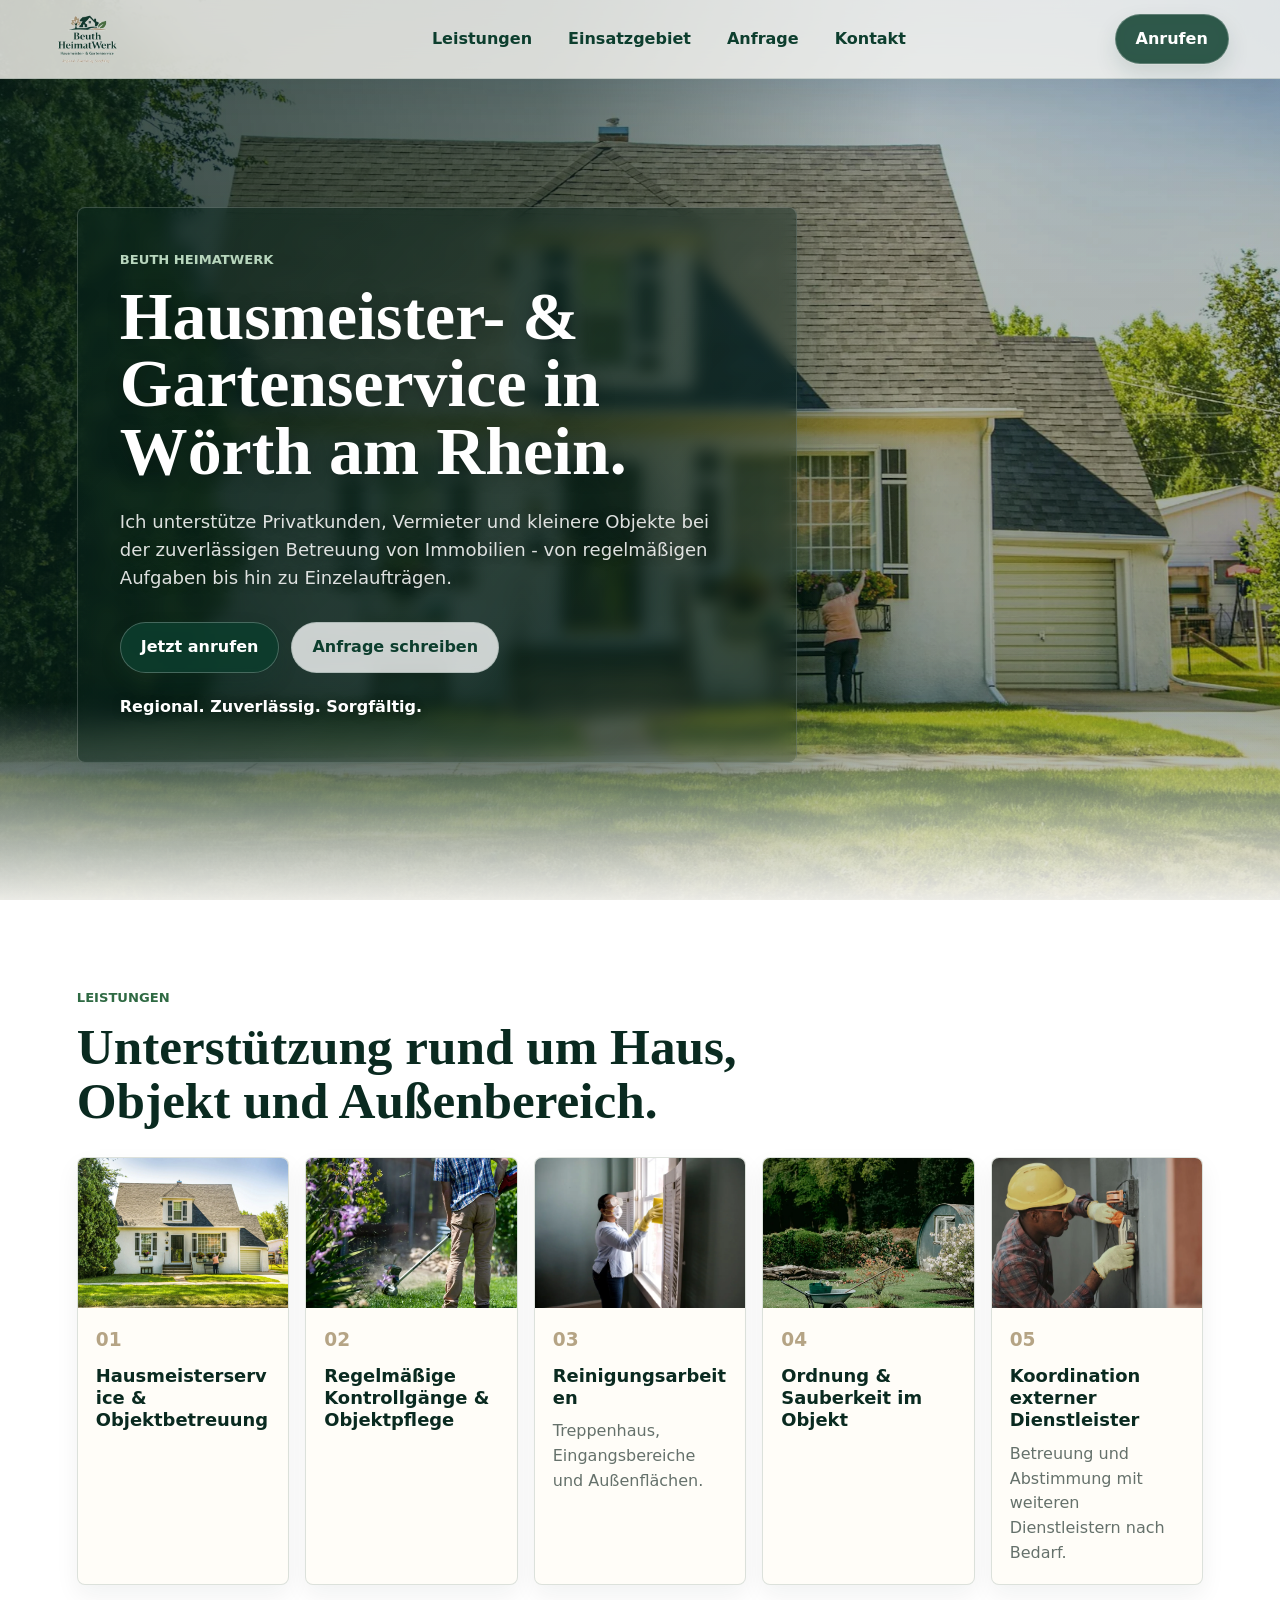
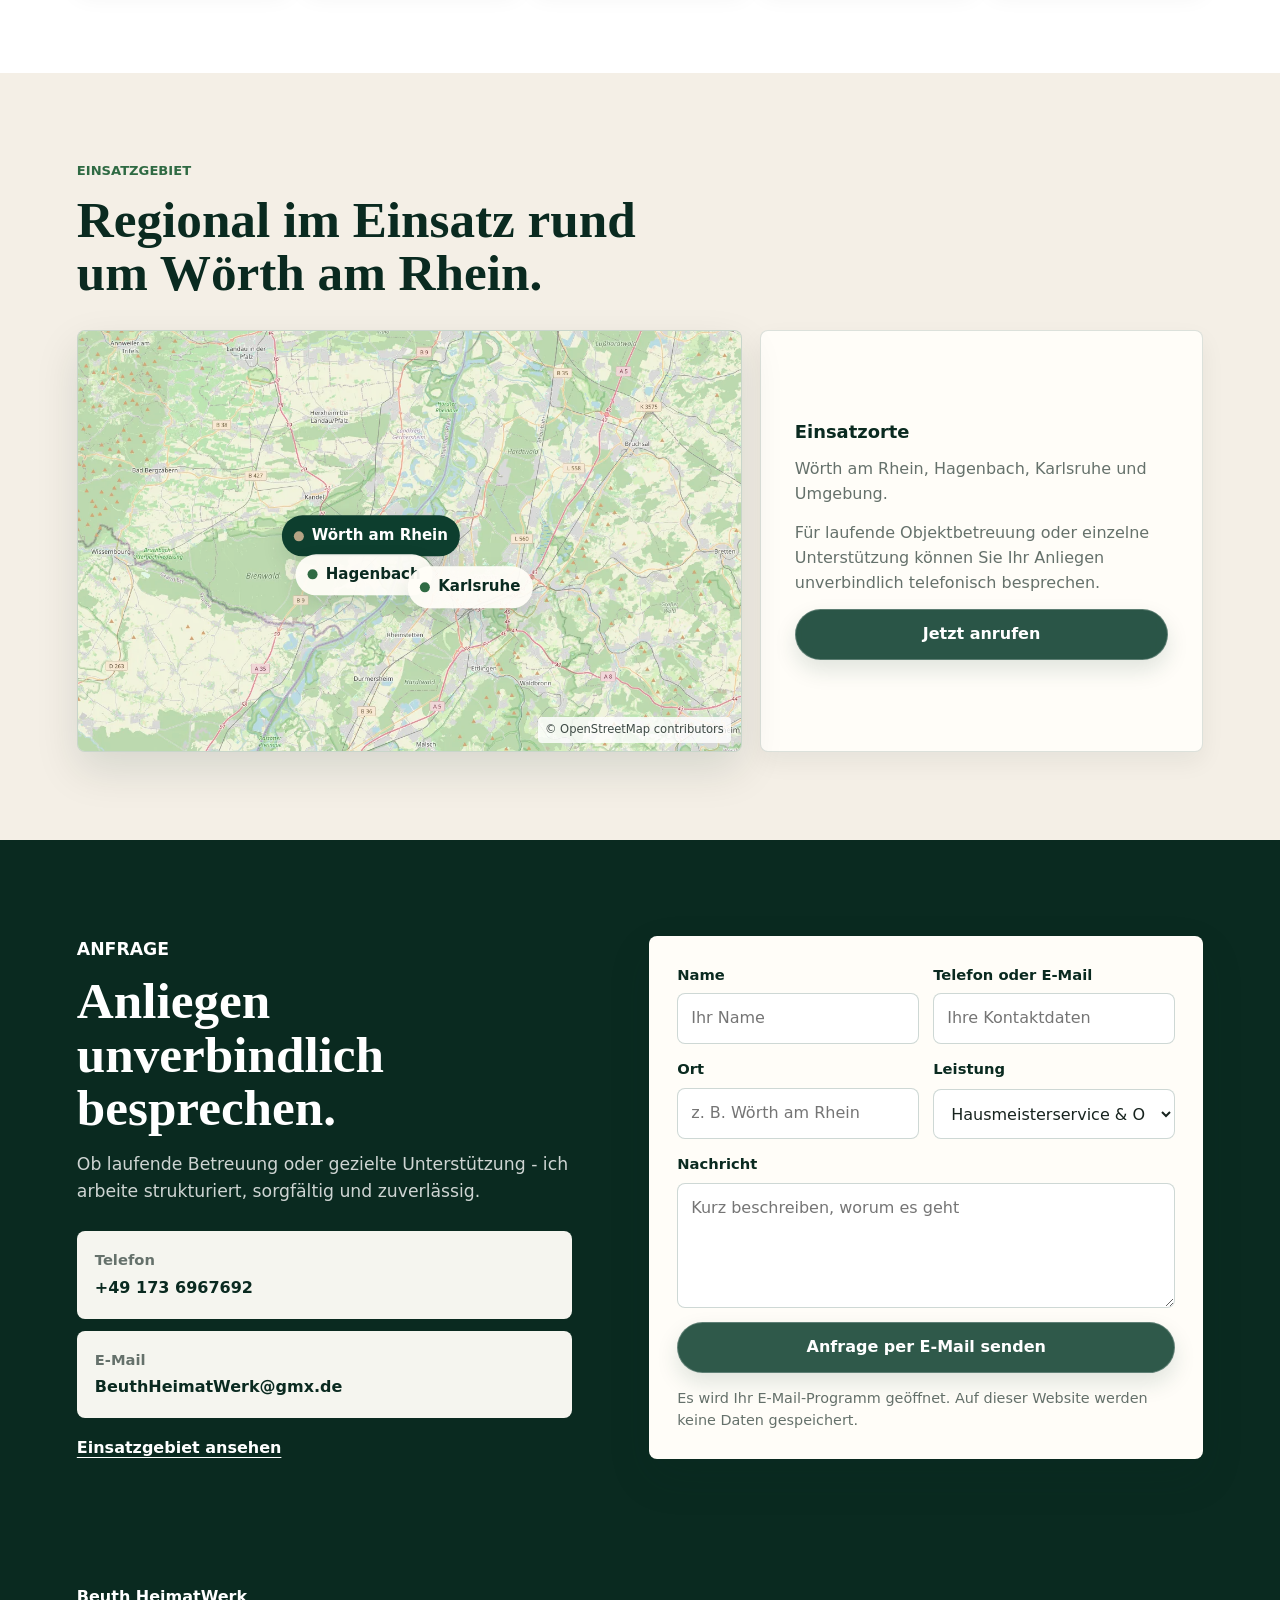
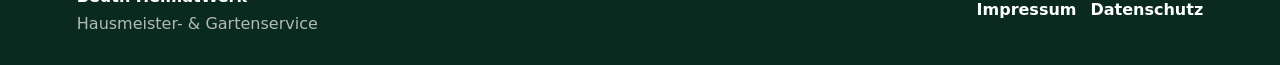
<file: index.html>
<!doctype html>
<html lang="de">
  <head>
    <meta charset="utf-8">
    <meta name="viewport" content="width=device-width, initial-scale=1">
    <title>Beuth HeimatWerk | Hausmeister- & Gartenservice</title>
    <meta name="description" content="Hausmeisterservice, Objektbetreuung, Kontrollgänge, Reinigung und Objektpflege in Wörth am Rhein, Hagenbach, Karlsruhe und Umgebung.">
    <link rel="icon" href="assets/logo-transparent.png">
    <link rel="stylesheet" href="styles.css">
  </head>
  <body>
    <header class="site-header" data-header>
      <a class="brand" href="#start" aria-label="Beuth HeimatWerk Startseite">
        <img src="assets/logo-transparent.png" alt="Beuth HeimatWerk">
      </a>

      <button class="nav-toggle" type="button" aria-expanded="false" aria-controls="main-nav" data-nav-toggle>
        <span></span>
        <span></span>
        <span></span>
        <span class="sr-only">Menü öffnen</span>
      </button>

      <nav class="main-nav" id="main-nav" data-nav>
        <a href="#leistungen">Leistungen</a>
        <a href="#gebiet">Einsatzgebiet</a>
        <a href="#anfrage">Anfrage</a>
        <a href="#kontakt">Kontakt</a>
      </nav>

      <a class="header-call" href="tel:+491736967692">Anrufen</a>
    </header>

    <main>
      <section class="hero" id="start">
        <div class="hero-content">
          <p class="eyebrow">Beuth HeimatWerk</p>
          <h1>Hausmeister- & Gartenservice in Wörth am Rhein.</h1>
          <p class="hero-text">Ich unterstütze Privatkunden, Vermieter und kleinere Objekte bei der zuverlässigen Betreuung von Immobilien - von regelmäßigen Aufgaben bis hin zu Einzelaufträgen.</p>

          <div class="hero-actions">
            <a class="button primary" href="tel:+491736967692">Jetzt anrufen</a>
            <a class="button ghost" href="#anfrage">Anfrage schreiben</a>
          </div>

          <p class="hero-note">Regional. Zuverlässig. Sorgfältig.</p>
        </div>

        <div class="hero-media">
          <picture>
            <source srcset="assets/real-hero.webp" type="image/webp">
            <img src="assets/real-hero.jpg" alt="Gepflegtes Haus mit Garten und Eingangsbereich">
          </picture>
        </div>
      </section>

      <section class="section services" id="leistungen">
        <div class="section-head">
          <p class="section-kicker">Leistungen</p>
          <h2>Unterstützung rund um Haus, Objekt und Außenbereich.</h2>
        </div>

        <div class="service-list simple">
          <article class="service-card">
            <picture>
              <source srcset="assets/real-hero.webp" type="image/webp">
              <img src="assets/real-hero.jpg" alt="Gepflegtes Objekt">
            </picture>
            <div>
              <span>01</span>
              <h3>Hausmeisterservice & Objektbetreuung</h3>
            </div>
          </article>
          <article class="service-card">
            <picture>
              <source srcset="assets/real-lawn.webp" type="image/webp">
              <img src="assets/real-lawn.jpg" alt="Objektpflege im Außenbereich">
            </picture>
            <div>
              <span>02</span>
              <h3>Regelmäßige Kontrollgänge & Objektpflege</h3>
            </div>
          </article>
          <article class="service-card">
            <picture>
              <source srcset="assets/real-cleaning.webp" type="image/webp">
              <img src="assets/real-cleaning.jpg" alt="Reinigungsarbeiten">
            </picture>
            <div>
              <span>03</span>
              <h3>Reinigungsarbeiten</h3>
              <p>Treppenhaus, Eingangsbereiche und Außenflächen.</p>
            </div>
          </article>
          <article class="service-card">
            <picture>
              <source srcset="assets/real-garden.webp" type="image/webp">
              <img src="assets/real-garden.jpg" alt="Ordnung und Sauberkeit im Objekt">
            </picture>
            <div>
              <span>04</span>
              <h3>Ordnung & Sauberkeit im Objekt</h3>
            </div>
          </article>
          <article class="service-card wide">
            <picture>
              <source srcset="assets/real-coordination.webp" type="image/webp">
              <img src="assets/real-coordination.jpg" alt="Externer Dienstleister bei technischer Arbeit">
            </picture>
            <div>
              <span>05</span>
              <h3>Koordination externer Dienstleister</h3>
              <p>Betreuung und Abstimmung mit weiteren Dienstleistern nach Bedarf.</p>
            </div>
          </article>
        </div>
      </section>

      <section class="section service-area" id="gebiet">
        <div class="section-head">
          <p class="section-kicker">Einsatzgebiet</p>
          <h2>Regional im Einsatz rund um Wörth am Rhein.</h2>
        </div>

        <div class="map-panel" aria-label="Einsatzgebiet Wörth am Rhein, Hagenbach, Karlsruhe und Umgebung">
          <div class="map-visual">
            <picture aria-hidden="true">
              <source srcset="assets/area-map-osm.webp" type="image/webp">
              <img src="assets/area-map-osm.png" alt="">
            </picture>
            <span class="map-pin main" style="--x: 44.2%; --y: 48.9%;">Wörth am Rhein</span>
            <span class="map-pin hagenbach" style="--x: 43.2%; --y: 58.1%;">Hagenbach</span>
            <span class="map-pin karlsruhe" style="--x: 59.2%; --y: 61.1%;">Karlsruhe</span>
            <span class="map-attribution">© OpenStreetMap contributors</span>
          </div>

          <div class="map-info">
            <h3>Einsatzorte</h3>
            <p>Wörth am Rhein, Hagenbach, Karlsruhe und Umgebung.</p>
            <p>Für laufende Objektbetreuung oder einzelne Unterstützung können Sie Ihr Anliegen unverbindlich telefonisch besprechen.</p>
            <a class="button primary translucent" href="tel:+491736967692">Jetzt anrufen</a>
          </div>
        </div>
      </section>

      <section class="contact-section" id="anfrage">
        <div class="contact-copy">
          <p class="section-kicker">Anfrage</p>
          <h2>Anliegen unverbindlich besprechen.</h2>
          <p>Ob laufende Betreuung oder gezielte Unterstützung - ich arbeite strukturiert, sorgfältig und zuverlässig.</p>

          <div class="contact-boxes" id="kontakt">
            <a href="tel:+491736967692">
              <span>Telefon</span>
              <strong>+49 173 6967692</strong>
            </a>
            <a href="mailto:BeuthHeimatWerk@gmx.de">
              <span>E-Mail</span>
              <strong>BeuthHeimatWerk@gmx.de</strong>
            </a>
          </div>

          <a class="area-link" href="#gebiet">Einsatzgebiet ansehen</a>
        </div>

        <form class="request-form" data-request-form>
          <label>
            <span>Name</span>
            <input name="name" type="text" autocomplete="name" placeholder="Ihr Name" required>
          </label>

          <label>
            <span>Telefon oder E-Mail</span>
            <input name="contact" type="text" autocomplete="email" placeholder="Ihre Kontaktdaten" required>
          </label>

          <label>
            <span>Ort</span>
            <input name="location" type="text" autocomplete="address-level2" placeholder="z. B. Wörth am Rhein">
          </label>

          <label>
            <span>Leistung</span>
            <select name="service">
              <option>Hausmeisterservice & Objektbetreuung</option>
              <option>Regelmäßige Kontrollgänge & Objektpflege</option>
              <option>Reinigungsarbeiten</option>
              <option>Ordnung & Sauberkeit im Objekt</option>
              <option>Koordination externer Dienstleister</option>
            </select>
          </label>

          <label class="full">
            <span>Nachricht</span>
            <textarea name="message" rows="4" placeholder="Kurz beschreiben, worum es geht"></textarea>
          </label>

          <button class="button primary full" type="submit">Anfrage per E-Mail senden</button>
          <p class="form-note">Es wird Ihr E-Mail-Programm geöffnet. Auf dieser Website werden keine Daten gespeichert.</p>
        </form>
      </section>
    </main>

    <footer class="site-footer">
      <div>
        <strong>Beuth HeimatWerk</strong>
        <span>Hausmeister- & Gartenservice</span>
      </div>
      <nav aria-label="Rechtliche Links">
        <a href="impressum.html">Impressum</a>
        <a href="datenschutz.html">Datenschutz</a>
      </nav>
    </footer>

    <script src="script.js"></script>
  </body>
</html>
</file>
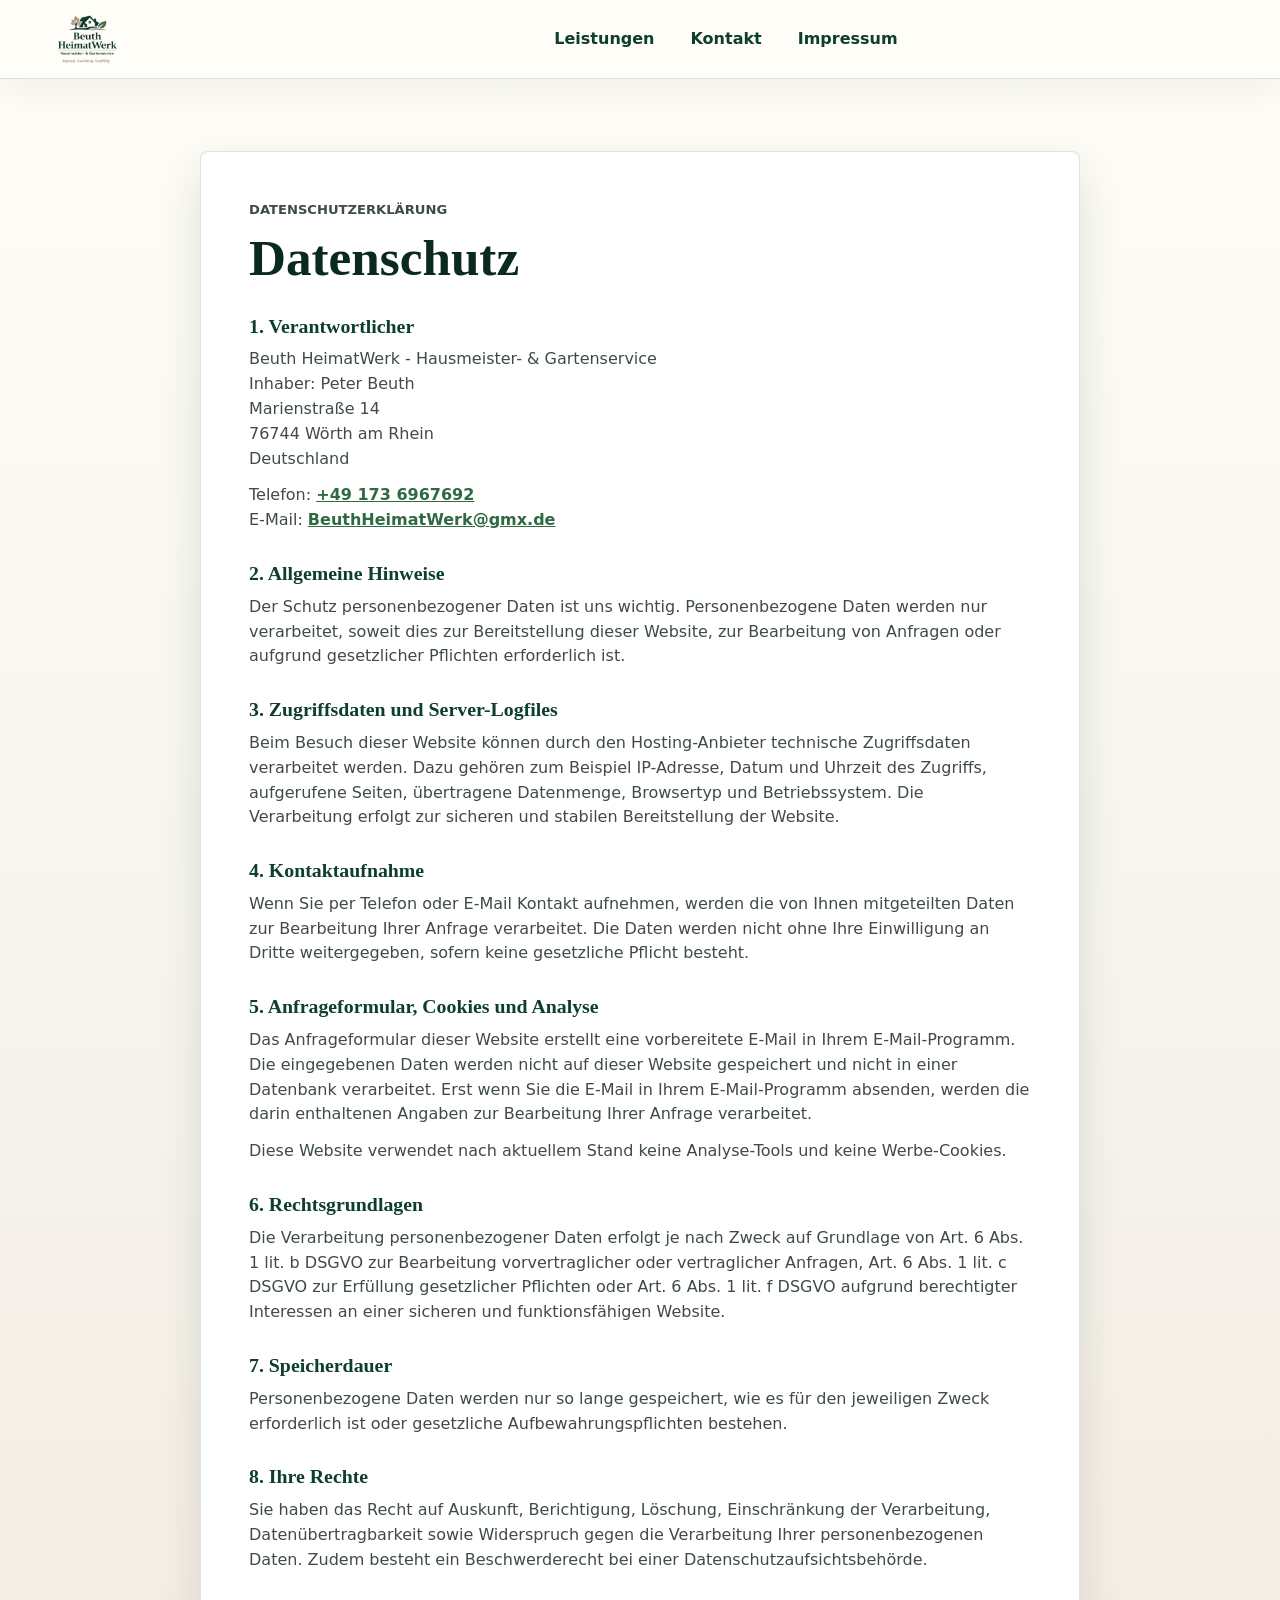
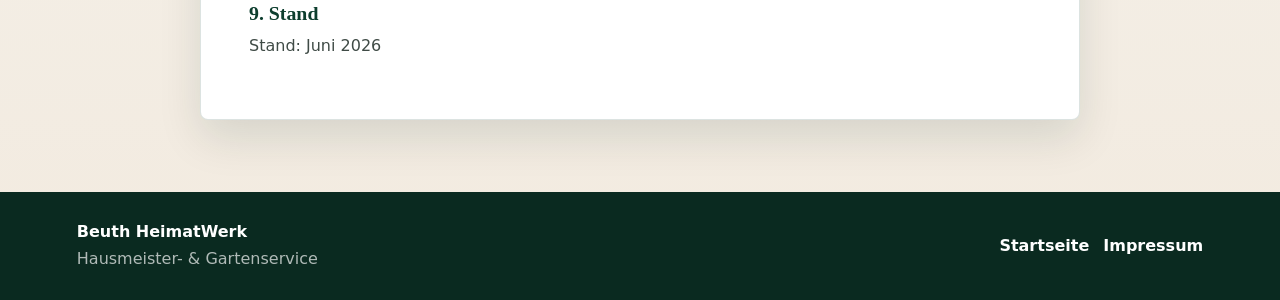
<file: datenschutz.html>
<!doctype html>
<html lang="de">
  <head>
    <meta charset="utf-8">
    <meta name="viewport" content="width=device-width, initial-scale=1">
    <title>Datenschutz | Beuth HeimatWerk</title>
    <meta name="robots" content="noindex">
    <link rel="icon" href="assets/logo-transparent.png">
    <link rel="stylesheet" href="styles.css">
  </head>
  <body>
    <header class="site-header simple">
      <a class="brand" href="index.html#start" aria-label="Zur Startseite">
        <img src="assets/logo-transparent.png" alt="Beuth HeimatWerk Logo">
      </a>
      <nav class="main-nav legal-nav">
        <a href="index.html#leistungen">Leistungen</a>
        <a href="index.html#kontakt">Kontakt</a>
        <a href="impressum.html">Impressum</a>
      </nav>
    </header>

    <main class="legal-page">
      <article class="legal-content">
        <p class="section-kicker">Datenschutzerklärung</p>
        <h1>Datenschutz</h1>

        <h2>1. Verantwortlicher</h2>
        <p>
          Beuth HeimatWerk - Hausmeister- & Gartenservice<br>
          Inhaber: Peter Beuth<br>
          Marienstraße 14<br>
          76744 Wörth am Rhein<br>
          Deutschland
        </p>
        <p>
          Telefon: <a href="tel:+491736967692">+49 173 6967692</a><br>
          E-Mail: <a href="mailto:BeuthHeimatWerk@gmx.de">BeuthHeimatWerk@gmx.de</a>
        </p>

        <h2>2. Allgemeine Hinweise</h2>
        <p>Der Schutz personenbezogener Daten ist uns wichtig. Personenbezogene Daten werden nur verarbeitet, soweit dies zur Bereitstellung dieser Website, zur Bearbeitung von Anfragen oder aufgrund gesetzlicher Pflichten erforderlich ist.</p>

        <h2>3. Zugriffsdaten und Server-Logfiles</h2>
        <p>Beim Besuch dieser Website können durch den Hosting-Anbieter technische Zugriffsdaten verarbeitet werden. Dazu gehören zum Beispiel IP-Adresse, Datum und Uhrzeit des Zugriffs, aufgerufene Seiten, übertragene Datenmenge, Browsertyp und Betriebssystem. Die Verarbeitung erfolgt zur sicheren und stabilen Bereitstellung der Website.</p>

        <h2>4. Kontaktaufnahme</h2>
        <p>Wenn Sie per Telefon oder E-Mail Kontakt aufnehmen, werden die von Ihnen mitgeteilten Daten zur Bearbeitung Ihrer Anfrage verarbeitet. Die Daten werden nicht ohne Ihre Einwilligung an Dritte weitergegeben, sofern keine gesetzliche Pflicht besteht.</p>

        <h2>5. Anfrageformular, Cookies und Analyse</h2>
        <p>Das Anfrageformular dieser Website erstellt eine vorbereitete E-Mail in Ihrem E-Mail-Programm. Die eingegebenen Daten werden nicht auf dieser Website gespeichert und nicht in einer Datenbank verarbeitet. Erst wenn Sie die E-Mail in Ihrem E-Mail-Programm absenden, werden die darin enthaltenen Angaben zur Bearbeitung Ihrer Anfrage verarbeitet.</p>
        <p>Diese Website verwendet nach aktuellem Stand keine Analyse-Tools und keine Werbe-Cookies.</p>

        <h2>6. Rechtsgrundlagen</h2>
        <p>Die Verarbeitung personenbezogener Daten erfolgt je nach Zweck auf Grundlage von Art. 6 Abs. 1 lit. b DSGVO zur Bearbeitung vorvertraglicher oder vertraglicher Anfragen, Art. 6 Abs. 1 lit. c DSGVO zur Erfüllung gesetzlicher Pflichten oder Art. 6 Abs. 1 lit. f DSGVO aufgrund berechtigter Interessen an einer sicheren und funktionsfähigen Website.</p>

        <h2>7. Speicherdauer</h2>
        <p>Personenbezogene Daten werden nur so lange gespeichert, wie es für den jeweiligen Zweck erforderlich ist oder gesetzliche Aufbewahrungspflichten bestehen.</p>

        <h2>8. Ihre Rechte</h2>
        <p>Sie haben das Recht auf Auskunft, Berichtigung, Löschung, Einschränkung der Verarbeitung, Datenübertragbarkeit sowie Widerspruch gegen die Verarbeitung Ihrer personenbezogenen Daten. Zudem besteht ein Beschwerderecht bei einer Datenschutzaufsichtsbehörde.</p>

        <h2>9. Stand</h2>
        <p>Stand: Juni 2026</p>
      </article>
    </main>

    <footer class="site-footer">
      <div>
        <strong>Beuth HeimatWerk</strong>
        <span>Hausmeister- & Gartenservice</span>
      </div>
      <nav aria-label="Rechtliche Links">
        <a href="index.html">Startseite</a>
        <a href="impressum.html">Impressum</a>
      </nav>
    </footer>
  </body>
</html>
</file>
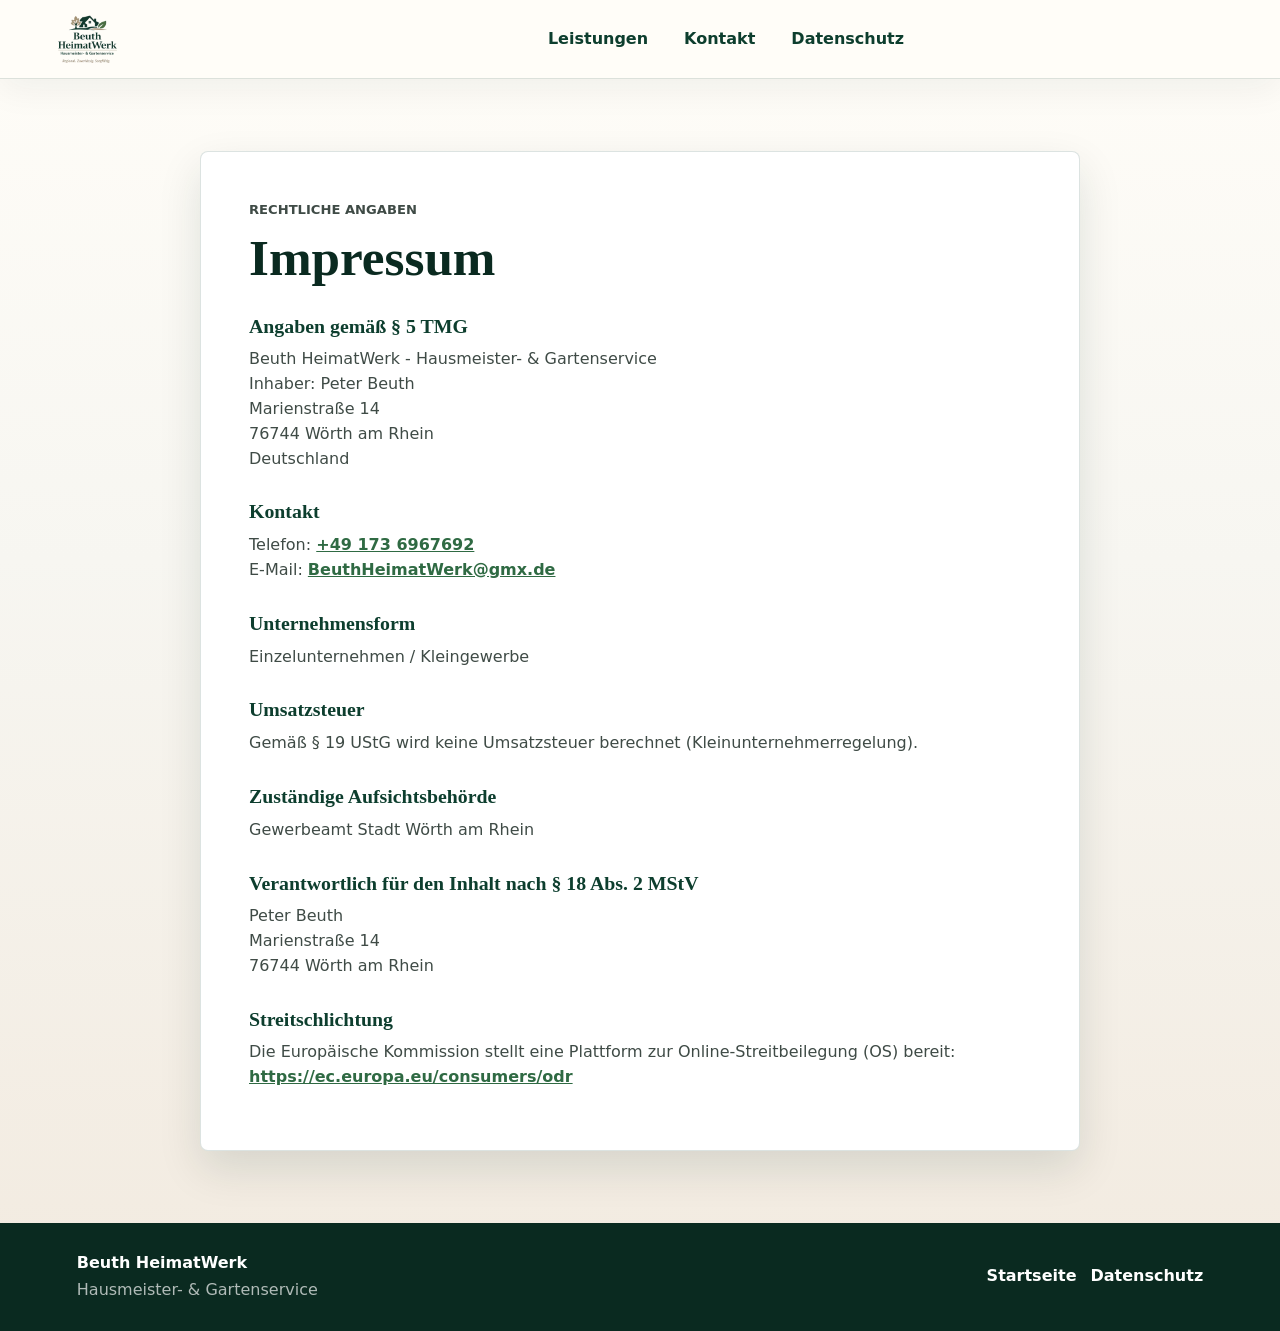
<file: impressum.html>
<!doctype html>
<html lang="de">
  <head>
    <meta charset="utf-8">
    <meta name="viewport" content="width=device-width, initial-scale=1">
    <title>Impressum | Beuth HeimatWerk</title>
    <meta name="robots" content="noindex">
    <link rel="icon" href="assets/logo-transparent.png">
    <link rel="stylesheet" href="styles.css">
  </head>
  <body>
    <header class="site-header simple">
      <a class="brand" href="index.html#start" aria-label="Zur Startseite">
        <img src="assets/logo-transparent.png" alt="Beuth HeimatWerk Logo">
      </a>
      <nav class="main-nav legal-nav">
        <a href="index.html#leistungen">Leistungen</a>
        <a href="index.html#kontakt">Kontakt</a>
        <a href="datenschutz.html">Datenschutz</a>
      </nav>
    </header>

    <main class="legal-page">
      <article class="legal-content">
        <p class="section-kicker">Rechtliche Angaben</p>
        <h1>Impressum</h1>

        <h2>Angaben gemäß § 5 TMG</h2>
        <p>
          Beuth HeimatWerk - Hausmeister- & Gartenservice<br>
          Inhaber: Peter Beuth<br>
          Marienstraße 14<br>
          76744 Wörth am Rhein<br>
          Deutschland
        </p>

        <h2>Kontakt</h2>
        <p>
          Telefon: <a href="tel:+491736967692">+49 173 6967692</a><br>
          E-Mail: <a href="mailto:BeuthHeimatWerk@gmx.de">BeuthHeimatWerk@gmx.de</a>
        </p>

        <h2>Unternehmensform</h2>
        <p>Einzelunternehmen / Kleingewerbe</p>

        <h2>Umsatzsteuer</h2>
        <p>Gemäß § 19 UStG wird keine Umsatzsteuer berechnet (Kleinunternehmerregelung).</p>

        <h2>Zuständige Aufsichtsbehörde</h2>
        <p>Gewerbeamt Stadt Wörth am Rhein</p>

        <h2>Verantwortlich für den Inhalt nach § 18 Abs. 2 MStV</h2>
        <p>
          Peter Beuth<br>
          Marienstraße 14<br>
          76744 Wörth am Rhein
        </p>

        <h2>Streitschlichtung</h2>
        <p>Die Europäische Kommission stellt eine Plattform zur Online-Streitbeilegung (OS) bereit: <a href="https://ec.europa.eu/consumers/odr" rel="noopener noreferrer">https://ec.europa.eu/consumers/odr</a></p>
      </article>
    </main>

    <footer class="site-footer">
      <div>
        <strong>Beuth HeimatWerk</strong>
        <span>Hausmeister- & Gartenservice</span>
      </div>
      <nav aria-label="Rechtliche Links">
        <a href="index.html">Startseite</a>
        <a href="datenschutz.html">Datenschutz</a>
      </nav>
    </footer>
  </body>
</html>
</file>
<file: styles.css>
:root {
  --green-950: #0a2a20;
  --green-900: #0d3e2e;
  --green-700: #2f6a43;
  --green-100: #e9f1eb;
  --sand: #b5a485;
  --sand-100: #f4efe6;
  --bg: #f7f6f1;
  --card: #fffdf8;
  --ink: #17231e;
  --muted: #65716b;
  --line: rgba(13, 62, 46, 0.14);
  --shadow: 0 18px 44px rgba(10, 42, 32, 0.12);
  --shadow-strong: 0 28px 70px rgba(10, 42, 32, 0.22);
  --radius: 8px;
  font-family: Inter, ui-sans-serif, system-ui, -apple-system, BlinkMacSystemFont, "Segoe UI", sans-serif;
}

*,
*::before,
*::after {
  box-sizing: border-box;
  min-width: 0;
}

html {
  scroll-behavior: smooth;
  scroll-padding-top: 92px;
}

body {
  margin: 0;
  background:
    linear-gradient(180deg, #fffdf8 0, var(--bg) 42%, #f2eadf 100%);
  color: var(--ink);
  font-size: 16px;
  line-height: 1.55;
}

body.nav-open {
  overflow: hidden;
}

a {
  color: inherit;
}

img {
  display: block;
  max-width: 100%;
}

.sr-only {
  position: absolute;
  width: 1px;
  height: 1px;
  padding: 0;
  margin: -1px;
  overflow: hidden;
  clip: rect(0, 0, 0, 0);
  white-space: nowrap;
  border: 0;
}

.site-header {
  position: fixed;
  top: 0;
  left: 0;
  right: 0;
  z-index: 20;
  display: grid;
  grid-template-columns: auto 1fr auto;
  align-items: center;
  gap: 22px;
  min-height: 74px;
  padding: 10px clamp(16px, 4vw, 56px);
  background: rgba(255, 253, 248, 0.78);
  border-bottom: 1px solid var(--line);
  box-shadow: 0 10px 36px rgba(10, 42, 32, 0.06);
  backdrop-filter: blur(18px);
  transition: background 220ms ease, box-shadow 220ms ease, min-height 220ms ease;
}

.site-header.is-scrolled {
  min-height: 68px;
  background: rgba(255, 253, 248, 0.94);
  box-shadow: 0 16px 34px rgba(10, 42, 32, 0.12);
}

.site-header.simple {
  position: relative;
  background: rgba(255, 253, 248, 0.96);
}

.brand {
  display: inline-flex;
  align-items: center;
}

.brand img {
  width: 172px;
  height: 58px;
  object-fit: contain;
  object-position: left center;
}

.main-nav {
  display: flex;
  justify-content: center;
  gap: 8px;
}

.main-nav a {
  min-height: 40px;
  padding: 8px 14px;
  border-radius: 999px;
  color: var(--green-900);
  font-weight: 750;
  text-decoration: none;
  white-space: nowrap;
  transition: background 180ms ease, color 180ms ease, transform 180ms ease;
}

.main-nav a:hover,
.main-nav a:focus-visible {
  background: var(--green-100);
  outline: none;
  transform: translateY(-1px);
}

.header-call,
.button {
  display: inline-flex;
  align-items: center;
  justify-content: center;
  min-height: 46px;
  padding: 12px 20px;
  border: 0;
  border-radius: 999px;
  font: inherit;
  font-weight: 850;
  text-decoration: none;
  cursor: pointer;
}

.header-call,
.button.primary {
  background: rgba(13, 62, 46, 0.86);
  color: #fff;
  border: 1px solid rgba(255, 255, 255, 0.24);
  box-shadow: 0 10px 22px rgba(13, 62, 46, 0.13);
  backdrop-filter: blur(10px);
  transition: transform 180ms ease, box-shadow 180ms ease, background 180ms ease;
}

.button.ghost {
  background: rgba(255, 255, 255, 0.78);
  color: var(--green-900);
  border: 1px solid var(--line);
  backdrop-filter: blur(10px);
  transition: transform 180ms ease, box-shadow 180ms ease, background 180ms ease;
}

.button.translucent {
  background: rgba(13, 62, 46, 0.88);
}

.header-call:hover,
.header-call:focus-visible,
.button:hover,
.button:focus-visible {
  transform: translateY(-2px);
  box-shadow: 0 16px 30px rgba(13, 62, 46, 0.2);
}

.button.ghost:hover,
.button.ghost:focus-visible {
  background: rgba(255, 255, 255, 0.94);
}

.nav-toggle {
  display: none;
  width: 44px;
  height: 44px;
  padding: 0;
  border: 1px solid var(--line);
  border-radius: 999px;
  background: #fff;
}

.nav-toggle span:not(.sr-only) {
  display: block;
  width: 18px;
  height: 2px;
  margin: 4px auto;
  background: var(--green-900);
  border-radius: 99px;
}

.hero {
  position: relative;
  display: grid;
  align-items: center;
  min-height: 100svh;
  padding: clamp(116px, 13vw, 156px) clamp(16px, 6vw, 80px) clamp(58px, 8vw, 86px);
  overflow: hidden;
  isolation: isolate;
}

.hero-content {
  max-width: 720px;
  padding: clamp(24px, 4vw, 42px);
  border: 1px solid rgba(255, 255, 255, 0.18);
  border-radius: var(--radius);
  background: linear-gradient(135deg, rgba(7, 35, 27, 0.58), rgba(7, 35, 27, 0.25));
  box-shadow: var(--shadow-strong);
  backdrop-filter: blur(8px);
  color: #fff;
  animation: heroContent 760ms ease both;
}

.hero::before {
  content: "";
  position: absolute;
  inset: 0;
  z-index: -1;
  background:
    linear-gradient(90deg, rgba(6, 28, 22, 0.78) 0%, rgba(6, 28, 22, 0.58) 43%, rgba(6, 28, 22, 0.18) 72%),
    linear-gradient(0deg, rgba(6, 28, 22, 0.32), rgba(6, 28, 22, 0.08));
}

.hero::after {
  content: "";
  position: absolute;
  inset: auto 0 0;
  z-index: -1;
  height: 22%;
  background: linear-gradient(0deg, rgba(247, 246, 241, 0.95), rgba(247, 246, 241, 0));
  pointer-events: none;
}

.eyebrow,
.section-kicker {
  margin: 0 0 12px;
  color: var(--green-700);
  font-size: 0.82rem;
  font-weight: 900;
  letter-spacing: 0;
  text-transform: uppercase;
}

.hero .eyebrow {
  color: #b8d6bd;
}

h1,
h2,
h3,
p {
  overflow-wrap: break-word;
}

h1,
h2 {
  margin: 0;
  color: var(--green-950);
  font-family: Georgia, "Times New Roman", serif;
  letter-spacing: 0;
  text-wrap: balance;
}

h1 {
  max-width: 720px;
  font-size: clamp(2.55rem, 5.3vw, 4.75rem);
  line-height: 1;
}

.hero h1 {
  color: #fff;
  text-shadow: 0 2px 18px rgba(0, 0, 0, 0.28);
}

h2 {
  font-size: clamp(2rem, 4vw, 3.35rem);
  line-height: 1.04;
}

h3 {
  margin: 0;
  color: var(--green-950);
  font-size: 1.12rem;
  line-height: 1.25;
}

.hero-text {
  max-width: 620px;
  margin: 22px 0 0;
  color: rgba(255, 255, 255, 0.86);
  font-size: 1.13rem;
  text-shadow: 0 1px 12px rgba(0, 0, 0, 0.26);
}

.hero-actions {
  display: flex;
  flex-wrap: wrap;
  gap: 12px;
  margin-top: 30px;
}

.hero-note {
  margin: 22px 0 0;
  color: #fff;
  font-weight: 850;
  text-shadow: 0 1px 10px rgba(0, 0, 0, 0.28);
}

.hero-media {
  position: absolute;
  inset: 0;
  z-index: -2;
  min-height: 100%;
  overflow: hidden;
}

.hero-media picture,
.hero-media img {
  display: block;
  width: 100%;
  height: 100%;
  min-height: inherit;
}

.hero-media img {
  object-fit: cover;
  object-position: center;
  transform: scale(1.04);
  animation: heroImage 14s ease-out both;
}

.section {
  padding: clamp(54px, 8vw, 88px) clamp(16px, 6vw, 80px);
}

.section-head {
  max-width: 780px;
  margin-bottom: 30px;
}

.services {
  background: #fff;
}

.service-list.simple {
  display: grid;
  grid-template-columns: repeat(5, minmax(0, 1fr));
  gap: 16px;
}

.service-card {
  display: flex;
  flex-direction: column;
  overflow: hidden;
  min-height: 100%;
  padding: 0;
  border: 1px solid var(--line);
  border-radius: var(--radius);
  background: var(--card);
  box-shadow: 0 10px 24px rgba(10, 42, 32, 0.06);
  transition: transform 220ms ease, box-shadow 220ms ease, border-color 220ms ease;
}

.service-card.wide {
  grid-column: span 1;
}

.service-card picture,
.service-card img {
  display: block;
  width: 100%;
  height: 150px;
}

.service-card img {
  object-fit: cover;
  transition: transform 420ms ease;
}

.service-card > div {
  display: grid;
  align-content: start;
  gap: 10px;
  flex: 1;
  padding: 18px;
}

.service-card span {
  color: var(--sand);
  font-weight: 900;
  font-size: 1.16rem;
}

.service-card p {
  margin: 0;
  color: var(--muted);
}

.service-card:hover {
  transform: translateY(-5px);
  border-color: rgba(47, 106, 67, 0.28);
  box-shadow: 0 18px 38px rgba(10, 42, 32, 0.12);
}

.service-card:hover img {
  transform: scale(1.05);
}

.service-area {
  background: var(--sand-100);
}

.map-panel {
  display: grid;
  grid-template-columns: minmax(0, 1.2fr) minmax(320px, 0.8fr);
  gap: 18px;
  align-items: stretch;
}

.map-visual {
  position: relative;
  min-height: 420px;
  overflow: hidden;
  border: 1px solid var(--line);
  border-radius: var(--radius);
  background: #e8efe4;
  box-shadow: var(--shadow);
  transition: transform 220ms ease, box-shadow 220ms ease;
}

.map-visual:hover {
  transform: translateY(-3px);
  box-shadow: var(--shadow-strong);
}

.map-visual::before {
  content: "";
  position: absolute;
  inset: 0;
  z-index: 1;
  background: rgba(255, 253, 248, 0.18);
  pointer-events: none;
}

.map-visual picture,
.map-visual img {
  display: block;
  width: 100%;
  height: 100%;
  min-height: inherit;
}

.map-visual img {
  object-fit: cover;
}

.map-pin {
  position: absolute;
  left: var(--x);
  top: var(--y);
  transform: translate(-50%, -50%);
  z-index: 2;
  display: inline-flex;
  align-items: center;
  gap: 8px;
  padding: 9px 12px;
  border-radius: 999px;
  background: rgba(255, 253, 248, 0.94);
  color: var(--green-950);
  font-size: 0.94rem;
  font-weight: 850;
  box-shadow: 0 10px 22px rgba(10, 42, 32, 0.12);
  white-space: nowrap;
  animation: pinFloat 3.2s ease-in-out infinite;
}

.map-pin::before {
  content: "";
  width: 10px;
  height: 10px;
  border-radius: 999px;
  background: var(--green-700);
}

.map-pin.main {
  background: var(--green-900);
  color: #fff;
  animation-delay: 180ms;
}

.map-pin.main::before {
  background: var(--sand);
}

.map-attribution {
  position: absolute;
  right: 10px;
  bottom: 8px;
  z-index: 2;
  padding: 4px 7px;
  border-radius: 4px;
  background: rgba(255, 255, 255, 0.82);
  color: #3f4b46;
  font-size: 0.72rem;
}

.map-info {
  display: grid;
  align-content: center;
  gap: 14px;
  padding: clamp(24px, 4vw, 34px);
  border-radius: var(--radius);
  background: var(--card);
  border: 1px solid var(--line);
  box-shadow: 0 10px 24px rgba(10, 42, 32, 0.06);
}

.map-info p {
  margin: 0;
  color: var(--muted);
}

.contact-section {
  display: grid;
  grid-template-columns: minmax(0, 0.85fr) minmax(360px, 0.95fr);
  gap: clamp(28px, 6vw, 80px);
  align-items: start;
  padding: clamp(58px, 8vw, 96px) clamp(16px, 6vw, 80px);
  background: var(--green-950);
  color: #fff;
}

.contact-copy .section-kicker,
.contact-copy h2 {
  color: #fff;
}

.contact-copy p {
  max-width: 560px;
  color: rgba(255, 255, 255, 0.8);
  font-size: 1.08rem;
}

.contact-boxes {
  display: grid;
  gap: 12px;
  max-width: 560px;
  margin-top: 26px;
}

.contact-boxes a {
  display: grid;
  gap: 4px;
  padding: 18px;
  border-radius: var(--radius);
  background: rgba(255, 253, 248, 0.96);
  color: var(--green-950);
  text-decoration: none;
  transition: transform 180ms ease, box-shadow 180ms ease;
}

.contact-boxes a:hover {
  transform: translateY(-2px);
  box-shadow: 0 14px 26px rgba(0, 0, 0, 0.12);
}

.contact-boxes span {
  color: var(--muted);
  font-size: 0.92rem;
  font-weight: 760;
}

.contact-boxes strong {
  overflow-wrap: anywhere;
}

.area-link {
  display: inline-flex;
  margin-top: 18px;
  color: #fff;
  font-weight: 820;
  text-decoration: underline;
  text-underline-offset: 4px;
}

.request-form {
  display: grid;
  grid-template-columns: repeat(2, minmax(0, 1fr));
  gap: 14px;
  padding: clamp(18px, 3vw, 28px);
  border-radius: var(--radius);
  background: var(--card);
  color: var(--ink);
  box-shadow: var(--shadow);
}

.reveal {
  opacity: 0;
  transform: translateY(22px);
  transition: opacity 560ms ease, transform 560ms ease;
}

.reveal.is-visible {
  opacity: 1;
  transform: translateY(0);
}

.service-card.reveal:nth-child(2) {
  transition-delay: 70ms;
}

.service-card.reveal:nth-child(3) {
  transition-delay: 140ms;
}

.service-card.reveal:nth-child(4) {
  transition-delay: 210ms;
}

.service-card.reveal:nth-child(5) {
  transition-delay: 280ms;
}

@keyframes heroContent {
  from {
    opacity: 0;
    transform: translateY(18px);
  }

  to {
    opacity: 1;
    transform: translateY(0);
  }
}

@keyframes heroImage {
  from {
    transform: scale(1.08);
  }

  to {
    transform: scale(1.04);
  }
}

@keyframes pinFloat {
  0%,
  100% {
    transform: translate(-50%, -50%);
  }

  50% {
    transform: translate(-50%, calc(-50% - 4px));
  }
}

.request-form label {
  display: grid;
  gap: 7px;
}

.request-form label.full,
.request-form .full,
.form-note {
  grid-column: 1 / -1;
}

.request-form span {
  color: var(--green-950);
  font-size: 0.92rem;
  font-weight: 760;
}

.request-form input,
.request-form select,
.request-form textarea {
  width: 100%;
  min-height: 48px;
  padding: 12px 13px;
  border: 1px solid rgba(13, 62, 46, 0.2);
  border-radius: var(--radius);
  background: #fff;
  color: var(--ink);
  font: inherit;
}

.request-form textarea {
  resize: vertical;
}

.request-form input:focus,
.request-form select:focus,
.request-form textarea:focus {
  border-color: var(--green-700);
  outline: 3px solid rgba(47, 106, 67, 0.16);
}

.form-note {
  margin: 0;
  color: var(--muted);
  font-size: 0.9rem;
}

.site-footer {
  display: flex;
  justify-content: space-between;
  gap: 20px;
  padding: 28px clamp(16px, 6vw, 80px);
  background: var(--green-950);
  color: #fff;
}

.site-footer div {
  display: grid;
  gap: 2px;
}

.site-footer span {
  color: rgba(255, 255, 255, 0.68);
}

.site-footer nav {
  display: flex;
  flex-wrap: wrap;
  gap: 14px;
  align-items: center;
}

.site-footer a {
  color: #fff;
  font-weight: 700;
  text-decoration: none;
}

.legal-page {
  padding: clamp(34px, 6vw, 72px) clamp(16px, 6vw, 80px);
}

.legal-content {
  max-width: 880px;
  margin: 0 auto;
  padding: clamp(26px, 5vw, 48px);
  background: #fff;
  border: 1px solid var(--line);
  border-radius: var(--radius);
  box-shadow: var(--shadow);
}

.legal-content h1 {
  margin: 0 0 30px;
  color: var(--green-950);
  font-family: Georgia, "Times New Roman", serif;
  font-size: clamp(2rem, 4vw, 3.2rem);
}

.legal-content h2 {
  margin: 28px 0 8px;
  color: var(--green-900);
  font-size: 1.24rem;
  line-height: 1.3;
}

.legal-content p {
  margin: 0 0 12px;
  color: #3f4b46;
}

.legal-content a {
  color: var(--green-700);
  font-weight: 740;
}

@media (max-width: 980px) {
  .site-header {
    grid-template-columns: auto 1fr auto;
  }

  .nav-toggle {
    display: inline-block;
    grid-column: 3;
    justify-self: end;
  }

  .header-call {
    display: none;
  }

  .main-nav {
    position: fixed;
    inset: 74px 0 auto 0;
    display: none;
    flex-direction: column;
    align-items: stretch;
    padding: 16px;
    background: rgba(255, 253, 248, 0.98);
    border-bottom: 1px solid var(--line);
    box-shadow: 0 18px 36px rgba(10, 42, 32, 0.12);
  }

  .main-nav.is-open {
    display: flex;
  }

  .main-nav a {
    background: #fff;
    border-radius: var(--radius);
  }

  .legal-nav {
    position: static;
    display: flex;
    grid-column: 2 / -1;
    flex-direction: row;
    padding: 0;
    background: transparent;
    border: 0;
    box-shadow: none;
  }

  .hero,
  .contact-section {
    grid-template-columns: 1fr;
  }

  .hero-media {
    min-height: 100%;
  }

  .service-list.simple {
    grid-template-columns: repeat(2, minmax(0, 1fr));
  }

  .map-panel {
    grid-template-columns: 1fr;
  }

  .map-visual {
    min-height: 360px;
  }
}

@media (max-width: 680px) {
  .site-header {
    min-height: 68px;
    gap: 10px;
    padding: 9px 14px;
  }

  .brand img {
    width: 132px;
    height: 50px;
  }

  .header-call {
    display: none;
  }

  .main-nav {
    inset: 68px 0 auto 0;
  }

  .hero {
    min-height: 100svh;
    padding-top: 102px;
    padding-bottom: 48px;
  }

  .hero::before {
    background:
      linear-gradient(0deg, rgba(10, 42, 32, 0.74), rgba(10, 42, 32, 0.5)),
      linear-gradient(90deg, rgba(10, 42, 32, 0.68), rgba(10, 42, 32, 0.24));
  }

  .hero-content {
    padding: 22px;
    background: linear-gradient(135deg, rgba(7, 35, 27, 0.5), rgba(7, 35, 27, 0.18));
  }

  h1 {
    font-size: clamp(1.95rem, 9vw, 2.55rem);
  }

  .hero h1 {
    overflow-wrap: normal;
    hyphens: none;
  }

  .hero-actions,
  .button {
    width: 100%;
  }

  .hero-media {
    min-height: 100%;
  }

  .service-list.simple,
  .request-form {
    grid-template-columns: 1fr;
  }

  .service-card picture,
  .service-card img {
    height: 180px;
  }

  .service-card {
    min-height: auto;
  }

  .map-visual {
    min-height: 320px;
  }

  .map-pin {
    font-size: 0.82rem;
    padding: 8px 10px;
  }

  .map-pin.karlsruhe {
    left: 62% !important;
    top: 63% !important;
  }

  .map-pin.hagenbach {
    left: 38% !important;
    top: 59% !important;
  }

  .map-attribution {
    font-size: 0.62rem;
  }

  .site-footer {
    flex-direction: column;
  }

  .legal-nav {
    display: none;
  }
}

@media (prefers-reduced-motion: reduce) {
  *,
  *::before,
  *::after {
    scroll-behavior: auto !important;
    animation-duration: 0.01ms !important;
    animation-iteration-count: 1 !important;
    transition-duration: 0.01ms !important;
  }
}
</file>
